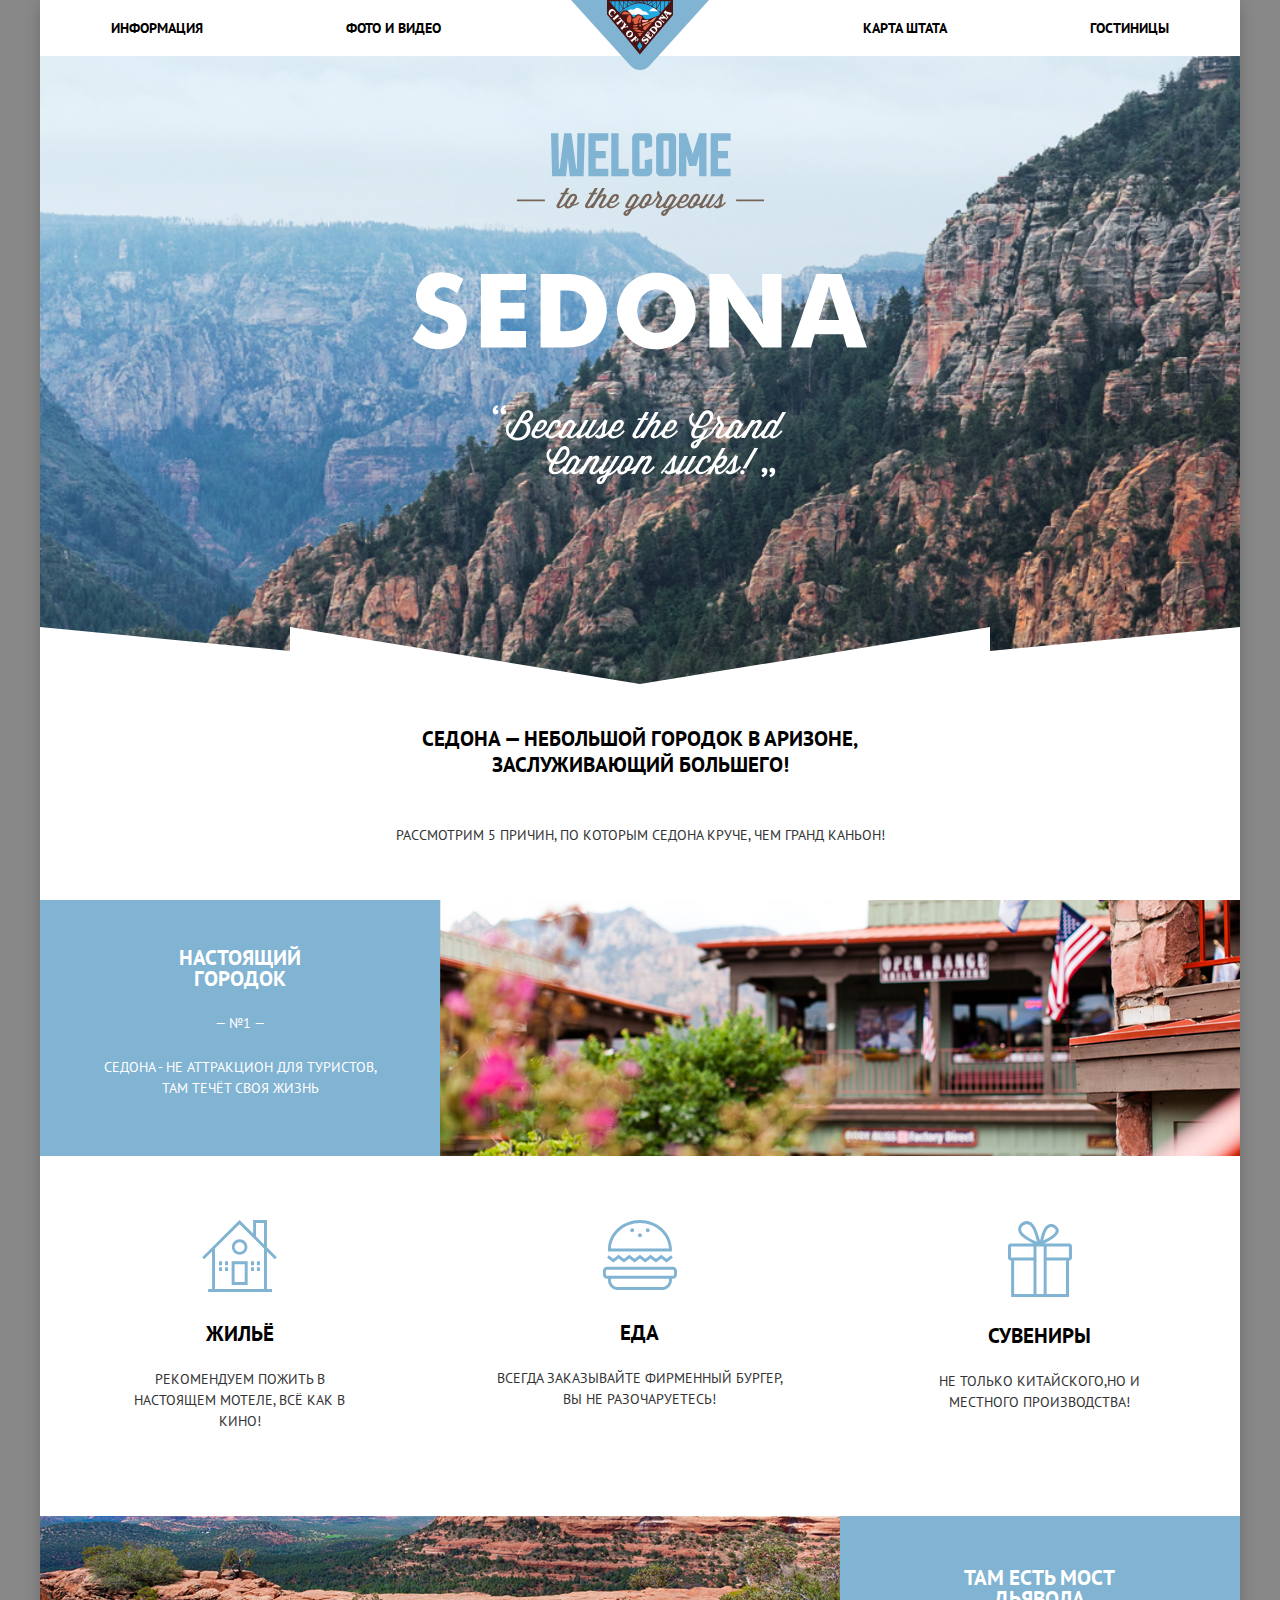
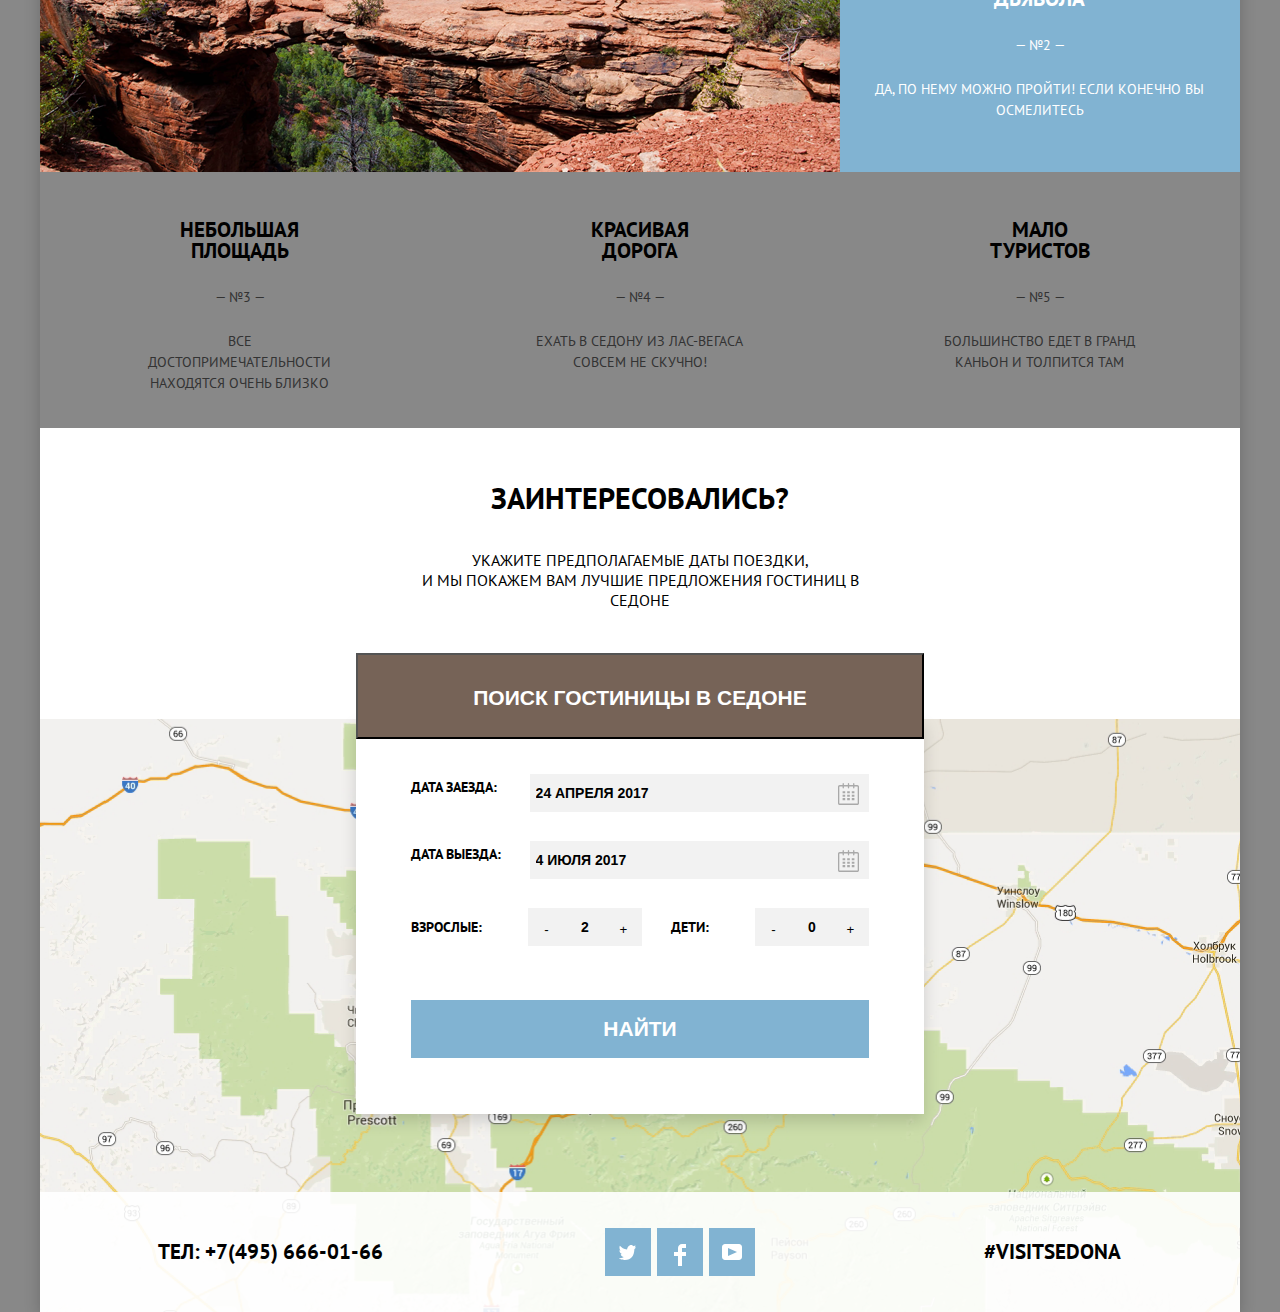
<file: index.html>
<!DOCTYPE html>
<html lang="en">
<head>
    <meta charset="UTF-8">
    <meta name="viewport" content="width=device-width, initial-scale=1.0">
    <title> Title</title>
    <link href="https://fonts.googleapis.com/css2?family=PT+Sans:wght@400;700&display=swap" rel="stylesheet">
    <link rel="stylesheet" href="css/style.css">
    <link rel="stylesheet" href="css/media.css">
</head>
<body>
<div class="container">
    <header>
        <nav class="header-nav">

            <ul class="header-nav-ul">
                <li class="header-nav-li"><a href="" class="header-link">Информация</a></li>
                <li class="header-nav-li"><a href="" class="header-link">Фото и видео</a></li>
                <li class="emty-li"></li>
                <li class="header-nav-li"><a href="" class="header-link">Карта штата</a></li>
                <li class="header-nav-li"><a href="hotels.html" class="header-link">Гостиницы</a></li>

            </ul>
            <img class="header-logo" src="img/logo.svg" alt="logo">

        </nav>
        <div>
            <img class="header-menu" src="img/burger.jpeg" alt="">
        </div>
    </header>
    <div class="hero-bg">
        <img class="hero-welcom" src="img/welcom.svg" alt="welcom">
        <img class="hero-to-the" src="img/to%20the.svg" alt="to the">
        <img class="hero-sedana" src="img/sedona.svg" alt="sedona">
        <img class="hero-border" src="img/bottom.svg" alt="">
    </div>
    <div class="hero-text">
        <div class="hero-title">Седона — небольшой городок в Аризоне, заслуживающий большего!</div>
        <div class="hero-title-text">Рассмотрим 5 причин, по которым Седона круче, чем гранд каньон!</div>
    </div>
    <div class="row">
        <div class="col-4">
            <div class="blue-bg">
                <div class="blue-title">Настоящий городок</div>
                <div class="blue-number">— №1 —</div>
                <div class="blue-text">Седона - не аттракцион для туристов, там
                    течёт своя жизнь
                </div>
            </div>
        </div>
        <div class="col-66">
            <div class="blue-bg-2"></div>
        </div>
        <div class="col-4">
            <div class="house-blog">
                <div class="house-bg"></div>
                <div class="house-title">Жильё</div>
                <div class="house-text">Рекомендуем пожить в настоящем мотеле, всё как в кино!</div>
            </div>
        </div>
        <div class="col-4">
            <div class="house-blog">
                <div class="house-bg-2"></div>
                <div class="house-title-2">Еда</div>
                <div class="house-text-2">Всегда заказывайте фирменный бургер, вы не разочаруетесь!</div>
            </div>
        </div>
        <div class="col-4">
            <div class="house-blog">
                <div class="house-bg-3"></div>
                <div class="house-title-3">Сувениры</div>
                <div class="house-text-3">Не только китайского,но и местного производства!</div>
            </div>
        </div>
        <div class="col-66">
            <div class="bridge-bg"></div>
        </div>
        <div class="col-4">
            <div class="bridge-blog">
                <div class="bridge-title">Там есть Мост дьявола</div>
                <div class="bridge-number">— №2 —</div>
                <div class="bridge-tetx">Да, по нему можно пройти! Если конечно
                    вы осмелитесь
                </div>
            </div>
        </div>
        <div class="col-4">
            <div class="small-bg">
                <div class="small-blog">
                    <div class="small-title">небольшая площадь</div>
                    <div class="small-number">— №3 —</div>
                    <div class="small-text">все достопримечательности находятся очень близко</div>
                </div>
            </div>
        </div>
        <div class="col-4">
            <div class="small-bg">
                <div class="small-blog">
                    <div class="small-title">красивая дорога</div>
                    <div class="small-number">— №4 —</div>
                    <div class="small-text">ехать в седону из лас-вегаса совсем не скучно!</div>
                </div>
            </div>
        </div>
        <div class="col-4">
            <div class="small-bg">
                <div class="small-blog">
                    <div class="small-title">мало туристов</div>
                    <div class="small-number">— №5 —</div>
                    <div class="small-text">большинство едет в гранд каньон и толпится там</div>
                </div>
            </div>
        </div>
    </div>
    <div class="interestedin">
        <div class="interestedin-title">Заинтересовались?</div>
        <div class="interestedin-text">Укажите предполагаемые даты поездки, <br>и мы покажем вам лучшие предложения
            гостиниц в седоне
        </div>
        <button type="button" class="interestedin-border">ПОИСК ГОСТИНИЦЫ В седоне</button>
    </div>
    <div class="gis-bg">
        <form>
            <div class="gis-border">
                <div class="gis-date-1">
                    <label class="gis-label" for="arrival">Дата заезда:</label>
                    <input CLASS="gis-arrival" readonly type="text" id="arrival" value="24 апреля 2017">
                </div>
                <div class="gis-date-1">
                    <label class="gis-label" for="departure">Дата выезда:</label>
                    <input CLASS="gis-input" readonly type="text" id="departure" value="4 июля 2017">
                </div>
                <div class="piple-box">
                    <div class="piple-label-1">
                        <label class="piple-adults" for="adults"> Взрослые:</label>
                        <div class="piple-input">
                            <button type="button" class="piple-button">-</button>
                            <input class="gis-adults" type="text"  value="2" id="adults">
                            <button type="button" class="piple-button">+</button>
                        </div>
                    </div>
                    <div class="piple-label-1">
                        <label class="piple-adults" for="children">Дети:</label>
                        <div class="piple-input">
                            <button type="button" class="piple-button">-</button>
                            <input class="gis-adults" value="0" type="text" id="children">
                            <button type="button" class="piple-button">+</button>
                        </div>
                    </div>
                </div>
                <button class="piple-box-button" type="button">Найти</button>
            </div>
        </form>
        <footer>
            <div class="footer-tel">
                ТЕЛ: +7(495) 666-01-66
            </div>
            <div class="footer-social">
                <div class="socila-border">
                    <a href="#"><img class="twitter-logo" src="img/twitter.svg" alt="twitter"></a>
                </div>
                <div class="socila-border">
                    <a href="#"><img class="facbook-logo" src="img/facbook.svg" alt="facbook"></a>
                </div>
                <div class="socila-border">
                    <a href="#"><img class="youtube-logo" src="img/youtube.svg" alt="youtube"></a>
                </div>
            </div>
            <div class="footer-logo">
                #visitSEDONA
            </div>
        </footer>

    </div>
</div>
</body>
</html>
</file>
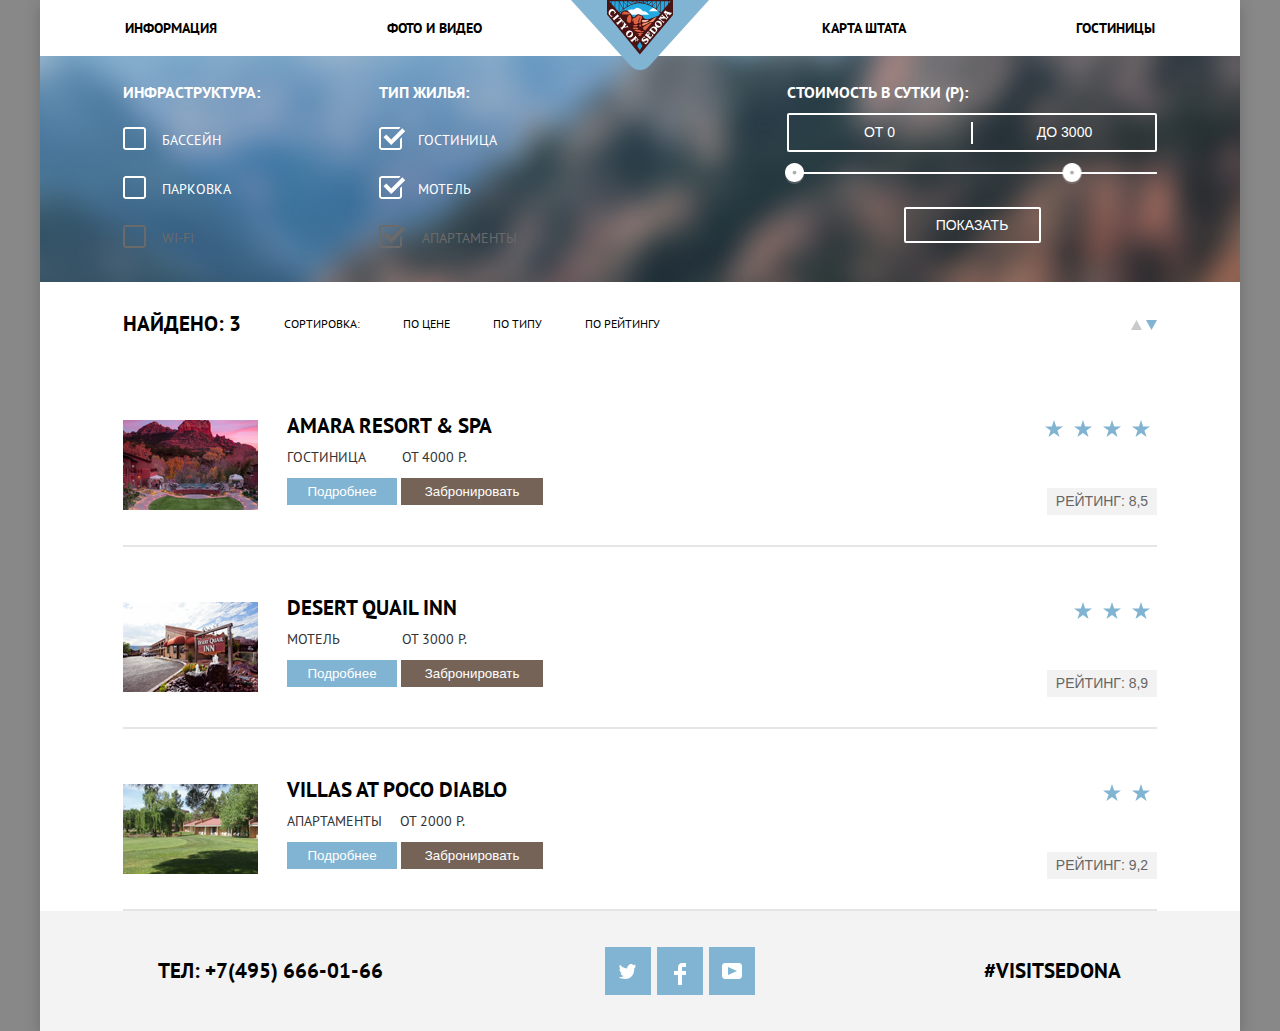
<file: hotels.html>
<!DOCTYPE html>
<html lang="en">
<head>
    <meta charset="UTF-8">
    <title>Title-2</title>
    <meta name="viewport" content="width=device-width, initial-scale=1.0">
    <link href="https://fonts.googleapis.com/css2?family=PT+Sans:wght@400;700&display=swap" rel="stylesheet">
    <link rel="stylesheet" href="libs/nouislider/nouislider.min.css">
    <link rel="stylesheet" href="css/style.css">
    <link rel="stylesheet" href="css/media.css">
</head>
<body>
<div class="container">
    <header>
        <nav class="header-nav">
            <ul class="header-nav-ul">
                <li class="header-ul-li"><a href="index.html" class="header-link header-link-text">Информация</a></li>
                <li class="header-ul-li"><a href="#" class="header-link">Фото и видео</a></li>
                <li class="header-ul-li"></li>
                <li class="header-ul-li"><a href="#" class="header-link">Карта штата</a></li>
                <li class="header-ul-li"><a href="#" class="header-link">Гостиницы</a></li>
            </ul>
            <div>
                <img class="header-logo" src="img/logo.svg" alt="logo">
            </div>
        </nav>
        <div>
            <img class="header-menu" src="img/burger.jpeg" alt="">
        </div>
    </header>
    <div class="search-params">
        <div class="row price-row">
            <div class="searchs">
                <div class="search-params-col">
                    <div class="search-params-title">Инфраструктура:</div>
                    <label class="params-label">
                        <input class="input-checkbox" type="checkbox">
                        <span class="params-span">Бассейн</span>
                    </label>
                    <label class="params-label">
                        <input  class="input-checkbox" type="checkbox">
                        <span class="params-span">Парковка</span>
                    </label>
                    <label class="params-label">
                        <input disabled class="input-checkbox" type="checkbox">
                        <span class="params-span">Wi-Fi</span>
                    </label>
                </div>
                <div class="search-params-col-1">
                    <div class="search-params-title">Тип жилья:</div>
                    <label class="params-label">
                        <input checked class="input-checkbox" type="checkbox">
                        <span class="params-span">Гостиница</span>
                    </label>
                    <label class="params-label">
                        <input checked class="input-checkbox" type="checkbox">
                        <span class="params-span">Мотель</span>
                    </label>
                    <label class="params-label">
                        <input disabled checked class="input-checkbox" type="checkbox">
                        <span class="params-span ">Апартаменты</span>
                    </label>
                </div>
            </div>
            <div class="price">
                <div class="price-title">Стоимость в сутки (Р):</div>
                <div class="price-input">
                    <label>
                        <input class="price-input-1" type="text" value="ОТ 0">
                    </label>
                    <label>
                        <input class="price-input-1" readonly type="text" value="ДО 3000">
                    </label>
                </div>
                <div id="slider"></div>

                <div class="price-but">
                    <button class="price-button" type="button">Показать</button>
                </div>

            </div>
        </div>
    </div>
    <div class="found">
        <div class="found-title">
            <div class="found-title-text">Найдено: 3</div>
            <div class="found-text">
                <div class="found-text-1">Сортировка:</div>
                <div class="found-text-1 found-text-01">По цене</div>
                <div class="found-text-1">По типу</div>
                <div class="found-text-1 found-text-02">По рейтингу</div>
            </div>
        </div>
        <div class="found-img">
            <img class="found-img-1" src="img/found.svg" alt="found">
            <img class="found-img-2" src="img/found-2.svg" alt="found-2">
        </div>
    </div>
    <div class="amara-resort">
        <div class="row amara-resort-row">
            <div class="amara-resort-blog">
                <div class="amara-resort-col">
                    <div class="amara-resort-photo">
                        <img src="img/Layer%2021.svg" alt="photo">
                    </div>
                </div>
                <div class="amara-resort-col">
                    <div class="amara-resort-title">
                        <div class="amara-resort-title-text amara-1">Amara Resort & Spa</div>
                        <span class="amara-resort-title-house">Гостиница</span>
                        <span class="amara-resort-title-price">От 4000 Р.</span>
                        <div class="amara-resort-title-button">
                            <button class="amara-resort-title-button-01 amara-button-1" type="button">Подробнее</button>
                            <button class="amara-resort-title-button-02" type="button">Забронировать</button>
                        </div>
                    </div>
                </div>
            </div>
            <div class="amara-resort-zvezda">
                <img class="amara-resort-zvezda-one" src="img/zvezda.svg" alt="photo">
                <img class="amara-resort-zvezda-one" src="img/zvezda.svg" alt="photo">
                <img class="amara-resort-zvezda-one" src="img/zvezda.svg" alt="photo">
                <img class="amara-resort-zvezda-one" src="img/zvezda.svg" alt="photo">
                <div class="amara-resort-zvezda-button">
                    <button class="amara-resort-zvezda-button-4" type="button">Рейтинг: 8,5</button>
                </div>
            </div>
        </div>
        <div class="row amara-resort-row">
            <div class="amara-resort-blog">
                <div class="amara-resort-col">
                    <div class="amara-resort-photo">
                        <img src="img/Layer-2.svg" alt="photo">
                    </div>
                </div>
                <div class="amara-resort-col">
                    <div class="amara-resort-title">
                        <div class="amara-resort-title-text">Desert Quail Inn</div>
                        <span class="amara-resort-title-house">Мотель</span>
                        <span class="amara-resort-title-price-1">От 3000 Р.</span>
                        <div class="amara-resort-title-button">
                            <button class="amara-resort-title-button-01" type="button">Подробнее</button>
                            <button class="amara-resort-title-button-02" type="button">Забронировать</button>
                        </div>
                    </div>
                </div>
            </div>
            <div class="amara-resort-zvezda-1">
                <img class="amara-resort-zvezda-one" src="img/zvezda.svg" alt="photo">
                <img class="amara-resort-zvezda-one" src="img/zvezda.svg" alt="photo">
                <img class="amara-resort-zvezda-one" src="img/zvezda.svg" alt="photo">
                <div class="amara-resort-zvezda-button">
                </div>
                <button class="amara-resort-zvezda-button-4" type="button">Рейтинг: 8,9</button>
            </div>
        </div>
        <div class="row amara-resort-row">
            <div class="amara-resort-blog">
                <div class="amara-resort-col">
                    <div class="amara-resort-photo">
                        <img src="img/Layer-3.svg" alt="photo">
                    </div>
                </div>
                <div class="amara-resort-col">
                    <div class="amara-resort-title">
                        <div class="amara-resort-title-text">Villas at Poco Diablo</div>
                        <span class="amara-resort-title-house">Апартаменты</span>
                        <span class="amara-resort-title-price-2">От 2000 Р.</span>
                        <div class="amara-resort-title-button">
                            <button class="amara-resort-title-button-01" type="button">Подробнее</button>
                            <button class="amara-resort-title-button-02" type="button">Забронировать</button>
                        </div>
                    </div>
                </div>

            </div>
            <div class="amara-resort-zvezda">
                <img class="amara-resort-zvezda-one" src="img/zvezda.svg" alt="photo">
                <img class="amara-resort-zvezda-one" src="img/zvezda.svg" alt="photo">
                <div class="amara-resort-zvezda-button">
                    <button class="amara-resort-zvezda-button-4" type="button">Рейтинг: 9,2</button>
                </div>
            </div>
        </div>
    </div>
    <footer>
        <div class="footer-tel">
            ТЕЛ: +7(495) 666-01-66
        </div>
        <div class="footer-social">
            <div class="socila-border">
                <a href="#"><img class="twitter-logo" src="img/twitter.svg" alt="twitter"></a>
            </div>
            <div class="socila-border">
                <a href="#"><img class="facbook-logo" src="img/facbook.svg" alt="facbook"></a>
            </div>
            <div class="socila-border">
                <a href="#"><img class="youtube-logo" src="img/youtube.svg" alt="youtube"></a>
            </div>
        </div>
        <div class="footer-logo">
            #visitSEDONA
        </div>
    </footer>
</div>
<script src="libs/nouislider/nouislider.min.js"></script>
<script src="js/script.js"></script>
</body>
</html>
</file>
<file: css/style.css>
* {
  margin: 0;
  padding: 0;
  box-sizing: border-box;
}

body {
  background: #888888;
  font-family: "PT Sans", sans-serif;
}

.container {
  max-width: 1200px;
  margin: 0 auto;
  box-shadow: 0 5px 15px rgba(0, 1, 1, 0.2);
}

.row {
  display: flex;
  flex-wrap: wrap;
}

.col-4 {
  width: 33.333%;
}

.col-66 {
  width: 66.666%;
}

header {
  position: sticky;
  top: 0;
  z-index: 10;
  background: #FFFFFF;
}

.header-nav {
  position: relative;
}
.header-menu {
  position: absolute;
  top: 0;
  right: 0;
  bottom: 0;
  display: none;
  width: 30px;
  height: 30px;
}
.header-logo {
  position: absolute;
  top: 0;
  left: 0;
  right: 0;
  margin: 0 auto;
}
.header-nav-ul {
  padding: 15px 0;
  display: flex;
  justify-content: space-around;
  list-style: none;
}
.header-link {
  text-decoration: none;
  font-size: 14px;
  line-height: 26px;
  font-weight: bold;
  text-align: center;
  text-transform: uppercase;
  color: #000000;
}
.header-link-text:hover {
  color: #81B3D2;
}
.header-link-text:active {
  color: #000000;
  opacity: 30%;
}

.emty-li {
  width: 138px;
}

.hero-bg {
  position: relative;
  background: url("../img/background photo.png") center/cover;
  display: flex;
  flex-direction: column;
  align-items: center;
  min-height: 509px;
  height: calc(100vh - 56px - 216px);
  padding: 77px 0 80px;
}
.hero-welcom {
  height: 44px;
  width: 187px;
  margin-bottom: 11px;
}
.hero-to-the {
  height: 28px;
  width: 255px;
  margin-bottom: 56px;
}
.hero-sedana {
  height: 213px;
  width: 456px;
}
.hero-border {
  width: 100%;
  position: absolute;
  bottom: 0;
  right: 0;
  margin: 0 auto;
}
.hero-text {
  display: flex;
  flex-direction: column;
  align-items: center;
  background: #FFFFFF;
  padding: 42px 0 52px;
}
.hero-title {
  height: 80px;
  max-width: 470px;
  font-weight: bold;
  font-size: 21px;
  line-height: 26px;
  text-align: center;
  text-transform: uppercase;
  color: #000000;
  margin-bottom: 16px;
}
.hero-title-text {
  max-width: 519px;
  font-size: 14px;
  line-height: 26px;
  text-align: center;
  text-transform: uppercase;
  color: #333333;
}

.blue-bg {
  height: 256px;
  width: 400px;
  background: #81B3D2;
  padding: 47px 0 54px;
}
.blue-title {
  height: 43px;
  width: 122px;
  font-weight: bold;
  font-size: 21px;
  line-height: 21px;
  text-align: center;
  text-transform: uppercase;
  color: #FFFFFF;
  margin: 0 auto 23px;
}
.blue-number {
  width: 51px;
  height: 21px;
  font-size: 14px;
  line-height: 21px;
  text-align: center;
  text-transform: uppercase;
  color: #FFFFFF;
  margin: 0 auto 23px;
}
.blue-text {
  width: 297px;
  height: 43px;
  font-size: 14px;
  line-height: 21px;
  text-align: center;
  text-transform: uppercase;
  color: #FFFFFF;
  margin: 0 auto;
}
.blue-bg-2 {
  background: url("../img/usa-flag.png") center/cover;
  width: 100%;
  height: 256px;
}

.house-blog {
  padding: 64px 0 82px;
  background: #FFFFFF;
  min-height: 360px;
}
.house-bg {
  background: url("../img/icon-1.svg") center/cover;
  width: 75px;
  height: 72px;
  margin: 0 auto 31px;
}
.house-bg-2 {
  background: url("../img/icon-3.svg") center/cover;
  height: 70px;
  width: 75px;
  margin: 0 auto 32px;
}
.house-bg-3 {
  background: url("../img/icon-2.svg") center/cover;
  height: 77px;
  width: 64px;
  margin: 0 auto 28px;
}
.house-title {
  width: 68px;
  height: 21px;
  font-weight: bold;
  font-size: 21px;
  line-height: 21px;
  text-align: center;
  text-transform: uppercase;
  color: #000000;
  margin: 0 auto 25px;
}
.house-title-2 {
  width: 39px;
  height: 21px;
  font-weight: bold;
  font-size: 21px;
  line-height: 21px;
  text-align: center;
  text-transform: uppercase;
  color: #000000;
  margin: 0 auto 25px;
}
.house-title-3 {
  width: 103px;
  height: 21px;
  font-weight: bold;
  font-size: 21px;
  line-height: 21px;
  text-align: center;
  text-transform: uppercase;
  color: #000000;
  margin: 0 auto 25px;
}
.house-text {
  width: 254px;
  height: 42px;
  font-size: 14px;
  line-height: 21px;
  text-align: center;
  text-transform: uppercase;
  color: #333333;
  margin: 0 auto;
}
.house-text-2 {
  width: 297px;
  height: 42px;
  font-size: 14px;
  line-height: 21px;
  text-align: center;
  text-transform: uppercase;
  color: #333333;
  margin: 0 auto;
}
.house-text-3 {
  width: 269px;
  height: 43px;
  font-size: 14px;
  line-height: 21px;
  text-align: center;
  text-transform: uppercase;
  color: #333333;
  margin: 0 auto;
}

.bridge-bg {
  background: url("../img/mountains.png") center/cover;
  width: 100%;
  height: 256px;
}
.bridge-blog {
  background: #81B3D2;
  padding: 51px 0 51px;
  width: 100%;
  height: 256px;
}
.bridge-title {
  width: 151px;
  height: 43px;
  font-weight: bold;
  font-size: 21px;
  line-height: 21px;
  text-align: center;
  text-transform: uppercase;
  color: #FFFFFF;
  margin: 0 auto 25px;
}
.bridge-number {
  width: 51px;
  height: 21px;
  font-size: 14px;
  line-height: 21px;
  text-align: center;
  text-transform: uppercase;
  color: #FFFFFF;
  margin: 0 auto 23px;
}
.bridge-tetx {
  width: 100%;
  height: 43px;
  font-size: 14px;
  line-height: 21px;
  text-align: center;
  text-transform: uppercase;
  margin: 0 auto;
  color: #FFFFFF;
}

.small-bg {
  height: 256px;
  padding: 47px 54px;
}
.small-title {
  width: 119px;
  height: 43px;
  font-weight: bold;
  font-size: 21px;
  line-height: 21px;
  text-align: center;
  text-transform: uppercase;
  margin: 0 auto 25px;
  color: #000000;
}
.small-number {
  width: 51px;
  height: 21px;
  font-size: 14px;
  line-height: 21px;
  text-align: center;
  text-transform: uppercase;
  margin: 0 auto 23px;
  color: #333333;
}
.small-text {
  width: 210px;
  height: 43px;
  font-size: 14px;
  line-height: 21px;
  text-align: center;
  text-transform: uppercase;
  margin: 0 auto;
  color: #333333;
}

.interestedin {
  display: flex;
  flex-direction: column;
  align-items: center;
  background: #FFFFFF;
  height: 291px;
  padding: 58px 0;
}
.interestedin-title {
  width: 390px;
  height: 76px;
  font-style: normal;
  font-weight: bold;
  font-size: 30px;
  line-height: 24px;
  text-align: center;
  text-transform: uppercase;
  color: #000000;
  margin-bottom: 40px;
}
.interestedin-text {
  width: 500px;
  height: 76px;
  font-style: normal;
  text-align: center;
  text-transform: uppercase;
  color: #000000;
  margin-bottom: 43px;
}
.interestedin-border {
  background: #766357;
  width: 568px;
  height: 86px;
  text-align: center;
  padding: 30px 0 30px;
  font-weight: bold;
  font-size: 21px;
  line-height: 26px;
  text-transform: uppercase;
  color: #FFFFFF;
}

.gis-bg {
  background: url("../img/gis.png") center/cover;
  height: 100%;
  width: 100%;
}
.gis-border {
  width: 568px;
  height: 395px;
  background: #FFFFFF;
  box-shadow: 0 7px 15px rgba(0, 1, 1, 0.15);
  margin: 0 auto 78px;
  padding: 55px 55px;
}
.gis-label {
  width: 121px;
  height: 26px;
  font-style: normal;
  font-weight: bold;
  font-size: 14px;
  line-height: 26px;
  text-transform: uppercase;
  color: #000000;
}
.gis-date-1 {
  display: flex;
  width: 100%;
  margin-bottom: 29px;
}
.gis-input {
  background: #F2F2F2 url("../img/calendar.svg") right 10px center no-repeat;
  flex-grow: 1;
  width: 346px;
  height: 38px;
  border: none;
  font-weight: bold;
  font-size: 14px;
  line-height: 26px;
  align-items: center;
  text-transform: uppercase;
  color: #000000;
  padding: 10px 6px;
}
.gis-arrival {
  background: #F2F2F2 url("../img/calendar.svg") right 10px center no-repeat;
  flex-grow: 1;
  width: 346px;
  height: 38px;
  border: none;
  font-weight: bold;
  font-size: 14px;
  line-height: 26px;
  text-transform: uppercase;
  color: #000000;
  padding: 10px 6px;
}
.gis-adults {
  display: flex;
  width: 36px;
  height: 26px;
  background: none;
  border: none;
  font-weight: bold;
  font-size: 14px;
  line-height: 26px;
  text-align: center;
  text-transform: uppercase;
  color: black;
}

.piple-box {
  display: flex;
  justify-content: space-between;
  width: 100%;
}
.piple-label-1 {
  display: flex;
  align-items: center;
}
.piple-input {
  display: flex;
  justify-content: space-between;
  align-items: center;
  width: 114px;
  height: 38px;
  background: #F2F2F2;
  padding: 6px 13px;
}
.piple-adults {
  display: inline-block;
  margin-right: 46px;
  height: 26px;
  font-style: normal;
  font-weight: bold;
  font-size: 14px;
  line-height: 26px;
  text-transform: uppercase;
  color: #000000;
}
.piple-button {
  width: 11px;
  height: 11px;
  border: none;
  background: none;
}
.piple-box-button {
  width: 458px;
  height: 58px;
  background: #81B3D2;
  text-align: center;
  padding: 16px 0;
  font-weight: bold;
  font-size: 21px;
  line-height: 26px;
  text-transform: uppercase;
  color: #FFFFFF;
  border: none;
  margin-top: 54px;
}

footer {
  display: flex;
  justify-content: space-around;
  align-items: center;
  height: 120px;
  background: rgba(255, 255, 255, 0.9);
}

.footer-tel {
  height: 26px;
  width: 251px;
  font-weight: bold;
  font-size: 21px;
  line-height: 26px;
  text-align: center;
  text-transform: uppercase;
  color: #000000;
}
.footer-logo {
  height: 26px;
  width: 166px;
  font-weight: bold;
  font-size: 21px;
  line-height: 26px;
  text-align: center;
  text-transform: uppercase;
  color: #000000;
}
.footer-social {
  display: flex;
}

.socila-border {
  height: 48px;
  width: 46px;
  background: #81B3D2;
  text-align: center;
  padding: 16px 0;
  margin-right: 6px;
}

/*hotels.html*/
.searchs {
  display: flex;
}

.search-params {
  background: url("../img/background-params.png") center/cover;
  padding: 26px 83px 31px;
}
.search-params-col {
  display: flex;
  flex-direction: column;
  margin-right: 119px;
}
.search-params-col-1 {
  display: flex;
  flex-direction: column;
}
.search-params-title {
  font-weight: bold;
  font-size: 16px;
  line-height: 21px;
  text-transform: uppercase;
  color: #FFFFFF;
  margin-bottom: 24px;
}

.params-label:last-child {
  margin-bottom: 0;
}
.params-span {
  font-size: 14px;
  line-height: 21px;
  text-transform: uppercase;
  color: #FFFFFF;
}
.params-label {
  user-select: none;
  cursor: pointer;
  display: flex;
  align-items: center;
  margin-bottom: 23px;
}

.input-checkbox {
  cursor: pointer;
  appearance: none;
}
.input-checkbox::before {
  content: url("../img/checkbox-off.svg");
  margin-right: 16px;
}
.input-checkbox:checked::before {
  content: url("../img/checkbox-on.svg");
  margin-right: 12px;
}
.input-checkbox:disabled::before {
  content: url("../img/checkbox-off-dis.svg");
  margin-right: 16px;
}
.input-checkbox:disabled:checked::before {
  content: url("../img/checkbox-on-dis.svg");
  margin-right: 16px;
}
.input-checkbox[disabled] + span {
  color: #6A6A6A;
}

.price-title {
  font-weight: bold;
  font-size: 16px;
  line-height: 21px;
  text-transform: uppercase;
  color: #FFFFFF;
  margin-bottom: 10px;
}
.price-row {
  justify-content: space-between;
}
.price-input {
  border: 2px solid #FFFFFF;
  border-radius: 2px;
  position: relative;
  margin-bottom: 20px;
}
.price-input::before {
  content: "";
  position: absolute;
  width: 2px;
  height: 22px;
  left: 0;
  right: 0;
  top: 7px;
  margin: 0 auto;
  background: #FFFFFF;
}
.price-input-1 {
  background: none;
  border: none;
  font-size: 14px;
  line-height: 21px;
  text-align: center;
  text-transform: uppercase;
  color: #FFFFFF;
  padding: 7px 0;
}
.price-input-1:focus {
  outline: none;
}
.price-button {
  width: 137px;
  height: 36px;
  border: 2px solid white;
  border-radius: 2px;
  background: none;
  font-size: 14px;
  line-height: 21px;
  text-transform: uppercase;
  color: #FFFFFF;
}
.price-but {
  display: flex;
  justify-content: center;
}

#slider {
  margin-bottom: 33px;
}

#slider:last-child {
  margin-bottom: 0;
}

.noUi-target {
  height: 2px;
  background: white;
  border: none;
}
.noUi-base {
  background: rgba(255, 255, 255, 0.3);
  mix-blend-mode: normal;
}
.noUi-connect {
  background: white;
}
.noUi-handle::before {
  display: none;
}
.noUi-handle::after {
  display: none;
}
.noUi-horizontal .noUi-handle {
  background: url("../img/filter-button.svg") no-repeat;
  box-shadow: none;
  border: none;
  width: 19px;
  height: 21px;
  top: -9px;
}

.found {
  background: #FFFFFF;
  padding: 29px 83px 36px;
  display: flex;
  justify-content: space-between;
  align-items: center;
}
.found-title {
  display: flex;
  align-items: center;
}
.found-title-text {
  margin-right: 43px;
  font-weight: bold;
  font-size: 21px;
  line-height: 26px;
  text-transform: uppercase;
  color: #000000;
}
.found-text {
  display: flex;
}
.found-text-1 {
  margin-right: 43px;
  font-style: normal;
  font-weight: normal;
  font-size: 12px;
  line-height: 18px;
  text-transform: uppercase;
  color: #000000;
}
.found-text-1:last-child {
  margin-right: 0;
}
.found-text-01:active {
  color: #81B3D2;
}
.found-text-02:hover {
  color: #81B3D2;
}

.noUi-touch-area:hover {
  padding: 20px;
  color: black;
}

.amara-resort-zvezda-1 {
  text-align: right;
}
.amara-resort {
  padding: 23px 83px 0;
  background: #FFFFFF;
}
.amara-resort-row {
  cursor: pointer;
  justify-content: space-between;
  margin-bottom: 31px;
  padding: 24px 0 30px;
  border-bottom: 2px solid #E5E5E5;
}
.amara-resort-row:last-child {
  margin-bottom: 0;
}
.amara-resort-col {
  margin-right: 29px;
}
.amara-resort-blog {
  display: flex;
}
.amara-resort-title-text {
  width: 240px;
  height: 26px;
  font-style: normal;
  font-weight: bold;
  font-size: 21px;
  line-height: 26px;
  text-transform: uppercase;
  color: #000000;
  margin-bottom: 7px;
  margin-top: -7px;
}
.amara-resort-title-house {
  font-style: normal;
  font-weight: normal;
  font-size: 14px;
  line-height: 21px;
  text-transform: uppercase;
  color: #333333;
  margin-right: 32px;
}
.amara-resort-title-price {
  font-style: normal;
  font-weight: normal;
  font-size: 14px;
  line-height: 21px;
  text-transform: uppercase;
  color: #333333;
}
.amara-resort-title-price-1 {
  font-style: normal;
  font-weight: normal;
  font-size: 14px;
  line-height: 21px;
  text-transform: uppercase;
  color: #333333;
  margin-left: 26px;
}
.amara-resort-title-price-2 {
  font-style: normal;
  font-weight: normal;
  font-size: 14px;
  line-height: 21px;
  text-transform: uppercase;
  color: #333333;
  margin-left: -18px;
}
.amara-resort-title-button {
  margin-top: 10px;
}
.amara-resort-title-button-01 {
  width: 110px;
  height: 27px;
  background: #81B3D2;
  border: none;
  color: #FFFFFF;
}
.amara-resort-title-button-02 {
  width: 142px;
  height: 27px;
  background: #766357;
  color: #FFFFFF;
  border: none;
}
.amara-resort .amara-resort-zvezda {
  text-align: right;
}
.amara-resort .amara-resort-zvezda-button {
  margin-top: 47px;
}
.amara-resort .amara-resort-zvezda-button-4 {
  width: 110px;
  height: 27px;
  background: #F2F2F2;
  font-size: 14px;
  line-height: 21px;
  text-transform: uppercase;
  color: #666666;
  border: none;
}
.amara-resort .amara-resort-zvezda-one {
  margin-right: 6px;
}

.amara-1:hover {
  color: #81B3D2;
  cursor: pointer;
}

.amara-1:active {
  cursor: pointer;
  color: #000000;
  mix-blend-mode: normal;
  opacity: 0.3;
}

.amara-resort-title-button-01:hover {
  cursor: pointer;
  background: #669EC0;
}

.amara-resort-title-button-01:active {
  background: #5496BD;
}

.amara-resort-title-button-02:hover {
  cursor: pointer;
  background: #604E43;
}

.amara-resort-title-button-02:active {
  background: #503E33;
}

.piple-box-button:hover {
  background: #669EC0;
  cursor: pointer;
}

.piple-box-button:active {
  background: #5496BD;
}

.interestedin-border:hover {
  background: #604E43;
  cursor: pointer;
}

.interestedin-border:active {
  background: #503E33;
}

.socila-border:hover {
  background: #669EC0;
  cursor: pointer;
}

.socila-border:active {
  background: #5496BD;
}

#value:hover {
  cursor: pointer;
  background: #EBEBEB;
}

.gis-arrival:focus {
  cursor: pointer;
  background: #FFFFFF;
  border: 2px solid #E5E5E5;
  box-sizing: border-box;
}

/*# sourceMappingURL=style.css.map */
</file>
<file: css/media.css>
@media (max-width: 1200px) {
  /*    max-width-993*/
  .container {
    max-width: 1000px;
  }

  .hero-bg {
    padding: 50px 0 80px;
  }

  .hero-text {
    padding: 70px 0 20px;
  }

  .blue-bg {
    height: 254px;
    width: 100%;
    background: #81B3D2;
    padding: 47px 20px 54px;
  }

  .hero-title {
    height: 60px;
  }

  .gis-border {
    width: 568px;
    height: 415px;
    margin: 0 auto 78px;
    padding: 40px 40px;
  }

  .gis-bg {
    height: 20%;
    width: 100%;
  }

  .piple-box-button {
    width: 100%;
    height: 58px;
    margin-top: 54px;
  }
}
@media (max-width: 992px) {
  .container {
    max-width: 880px;
  }

  .header-nav-ul {
    display: none;
  }

  .hero-bg {
    padding: 104px 0 80px;
  }

  .header-menu {
    display: block;
    margin: 10px;
  }

  .house-text-3 {
    width: 100%;
    font-size: 11px;
  }

  .house-text-2 {
    width: 254px;
    font-size: 11px;
  }

  .house-text {
    width: 254px;
    font-size: 11px;
  }

  .small-text {
    width: 148px;
    height: 48px;
    font-size: 9px;
  }
}
@media (max-width: 768px) {
  .col-4 {
    width: 100%;
  }

  .col-66 {
    width: 100%;
  }

  .container {
    max-width: 650px;
  }

  footer {
    display: flex;
    flex-direction: column;
    align-items: center;
    height: 140px;
    background: rgba(255, 255, 255, 0.9);
    padding: 36px 0;
  }

  .bridge-tetx {
    width: 50%;
    height: 43px;
    font-size: 14px;
    line-height: 21px;
    text-align: center;
    text-transform: uppercase;
    margin: 0 auto;
    color: #FFFFFF;
  }
}
@media (max-width: 576px) {
  .container {
    max-width: 500px;
  }

  .interestedin-border {
    background: #766357;
    width: 484px;
    height: 86px;
    text-align: center;
    padding: 30px 0 30px;
    font-weight: bold;
    font-size: 21px;
    line-height: 26px;
    text-transform: uppercase;
    color: #FFFFFF;
  }

  .gis-border {
    width: 482px;
    height: 415px;
    margin: 0 auto 78px;
    padding: 40px 40px;
  }

  .piple-box {
    display: flex;
    justify-content: space-around;
    width: 100%;
  }

  .piple-label-1 {
    display: flex;
    flex-direction: column;
    align-items: center;
    margin-bottom: 10px;
  }

  .piple-adults {
    margin-left: 48px;
  }

  .interestedin-text {
    width: 100%;
  }

  .footer-tel {
    margin-bottom: 10px;
  }

  .footer-social {
    margin-bottom: 10px;
  }
}
@media (max-width: 480px) {
  .gis-border {
    width: 100%;
  }

  .interestedin-border {
    width: 100%;
  }

  .hero-sedana {
    width: 40%;
    height: 170px;
  }

  .interestedin-title {
    width: 100%;
  }

  .hero-bg {
    min-height: 356px;
  }

  .hero-title-text {
    font-size: 8px;
    height: 10px;
    line-height: 11px;
  }

  .hero-title {
    font-size: 11px;
    margin-bottom: 5px;
  }

  .hero-text {
    padding: 23px 0 20px;
  }

  .blue-title {
    height: 43px;
    font-size: 20px;
    line-height: 23px;
    margin: 0 auto 29px;
  }

  .blue-text {
    width: 271px;
    height: 43px;
    font-size: 12px;
    line-height: 26px;
  }

  .house-blog {
    padding: 32px 0 0;
    background: #FFFFFF;
    min-height: 286px;
  }

  .bridge-title {
    font-size: 18px;
    line-height: 25px;
    margin: 0 auto 18px;
  }

  .bridge-tetx {
    width: 62%;
  }

  .small-bg {
    padding: 47px 0 0;
    height: 211px;
  }

  .small-number {
    margin: 0 auto 13px;
  }

  .small-title {
    margin: 0 auto 10px;
  }

  .bridge-blog {
    background: #81B3D2;
    padding: 34px 0 51px;
    width: 100%;
    height: 234px;
  }

  .interestedin-title {
    font-size: 24px;
  }

  .interestedin-text {
    width: 80%;
  }

  .interestedin-border {
    background: #766357;
    width: 100%;
    height: 88px;
    text-align: center;
    padding: 18px 0 17px;
    font-weight: bold;
    font-size: 17px;
    line-height: 26px;
    text-transform: uppercase;
    color: #FFFFFF;
  }

  .gis-label {
    width: 130px;
    height: 41px;
    font-style: normal;
    font-weight: bold;
    font-size: 15px;
    line-height: 18px;
    text-transform: uppercase;
    color: #000000;
  }

  .piple-box {
    display: flex;
    justify-content: space-around;
    width: 91%;
  }

  .piple-box-button {
    width: 97%;
    height: 49px;
    margin-top: 50px;
    padding: 13px 0;
    font-weight: bold;
    font-size: 18px;
  }

  .footer-tel {
    height: 25px;
    width: 184px;
    font-weight: bold;
    font-size: 17px;
    line-height: 20px;
    text-align: center;
    text-transform: uppercase;
    color: #000000;
  }

  .footer-social {
    margin-bottom: 6px;
  }

  .socila-border {
    height: 40px;
    width: 43px;
    background: #81B3D2;
    text-align: center;
    padding: 11px 0;
    margin-right: 11px;
  }
}
@media (max-width: 1200px) {
  .container {
    max-width: 1000px;
  }
}
@media (max-width: 992px) {
  .container {
    max-width: 765px;
  }

  .header-nav-ul {
    display: none;
  }

  .searchs {
    display: block;
  }

  .search-params-col {
    margin-top: 20px;
    margin-bottom: 30px;
  }

  .price {
    margin-top: 130px;
  }
}
@media (max-width: 768px) {
  .container {
    max-width: 650px;
  }

  .searchs {
    display: flex;
    align-items: center;
  }

  .search-params-col {
    margin-top: 35px;
    margin-bottom: 35px;
  }

  .price {
    margin-top: 0;
    margin-left: 100px;
  }

  #slider {
    margin-bottom: 21px;
  }

  .found {
    background: #FFFFFF;
    padding: 4px 50px 4px;
    display: flex;
    justify-content: space-between;
    align-items: center;
  }

  .found-title-text {
    margin-right: 15px;
    font-weight: bold;
    font-size: 12px;
    line-height: 38px;
    text-transform: uppercase;
    color: #000000;
  }

  .found-text-1 {
    margin-right: 52px;
    font-style: normal;
    font-weight: normal;
    font-size: 10px;
    line-height: 13px;
    text-transform: uppercase;
    color: #000000;
  }

  .amara-resort-row {
    justify-content: space-between;
    margin-bottom: 0;
    padding: 8px 0 4px;
    border-bottom: 2px solid #E5E5E5;
  }

  .row {
    display: block;
  }

  .amara-resort-zvezda {
    display: flex;
    justify-content: flex-end;
    align-items: baseline;
    margin-bottom: 20px;
  }

  .amara-resort-zvezda-1 {
    display: flex;
    justify-content: flex-end;
    align-items: baseline;
    margin-bottom: 20px;
  }

  .amara-resort-row {
    justify-content: space-between;
    margin-bottom: 0;
    padding: 49px 0 0;
    border-bottom: 2px solid #E5E5E5;
  }

  .amara-resort-title-button-01 {
    width: 93px;
    height: 27px;
    background: #81B3D2;
    border: none;
    color: #FFFFFF;
  }

  .socila-border {
    height: 41px;
    width: 40px;
    background: #81B3D2;
    text-align: center;
    padding: 10px 0;
    margin-right: 6px;
  }

  .footer-tel {
    margin-bottom: 10px;
  }

  .footer-social {
    margin-bottom: 10px;
  }
}
@media (max-width: 576px) {
  .container {
    max-width: 500px;
  }

  .price {
    margin-left: 0;
  }

  .search-params {
    padding: 25px 44px 31px;
  }

  .price-input-1 {
    padding: 7px 16px;
  }

  .amara-resort {
    padding: 0 38px 0;
    background: #FFFFFF;
  }

  .found-text-1 {
    margin-right: 27px;
    font-size: 9px;
    line-height: 10px;
  }
}
@media (max-width: 480px) {
  .searchs {
    display: block;
  }

  .found-title {
    display: block;
  }

  .found-text-1 {
    width: 73px;
    margin-right: 46px;
    font-size: 11px;
    line-height: 18px;
  }

  .found-text {
    display: block;
  }

  .found-img {
    margin-top: 32px;
  }

  .amara-resort-blog {
    display: inline-block;
  }

  .search-params-col {
    margin-top: 64px;
    margin-bottom: 35px;
  }

  .price-input {
    display: flex;
    justify-content: center;
  }

  .price-input-1 {
    padding: 6px 0;
  }

  .amara-resort-title-text {
    font-size: 18px;
    line-height: 26px;
    text-align: center;
    margin-bottom: 7px;
    margin-top: 1px;
  }

  .amara-resort-photo {
    text-align: center;
  }

  .amara-resort-title-house {
    margin-right: 35px;
    margin-left: 32px;
  }
}

/*# sourceMappingURL=media.css.map */
</file>
<file: libs/nouislider/nouislider.min.css>
.noUi-target,.noUi-target *{-webkit-touch-callout:none;-webkit-tap-highlight-color:transparent;-webkit-user-select:none;-ms-touch-action:none;touch-action:none;-ms-user-select:none;-moz-user-select:none;user-select:none;-moz-box-sizing:border-box;box-sizing:border-box}.noUi-target{position:relative}.noUi-base,.noUi-connects{width:100%;height:100%;position:relative;z-index:1}.noUi-connects{overflow:hidden;z-index:0}.noUi-connect,.noUi-origin{will-change:transform;position:absolute;z-index:1;top:0;right:0;height:100%;width:100%;-ms-transform-origin:0 0;-webkit-transform-origin:0 0;-webkit-transform-style:preserve-3d;transform-origin:0 0;transform-style:flat}.noUi-txt-dir-rtl.noUi-horizontal .noUi-origin{left:0;right:auto}.noUi-vertical .noUi-origin{top:-100%;width:0}.noUi-horizontal .noUi-origin{height:0}.noUi-handle{-webkit-backface-visibility:hidden;backface-visibility:hidden;position:absolute}.noUi-touch-area{height:100%;width:100%}.noUi-state-tap .noUi-connect,.noUi-state-tap .noUi-origin{-webkit-transition:transform .3s;transition:transform .3s}.noUi-state-drag *{cursor:inherit!important}.noUi-horizontal{height:18px}.noUi-horizontal .noUi-handle{width:34px;height:28px;right:-17px;top:-6px}.noUi-vertical{width:18px}.noUi-vertical .noUi-handle{width:28px;height:34px;right:-6px;bottom:-17px}.noUi-txt-dir-rtl.noUi-horizontal .noUi-handle{left:-17px;right:auto}.noUi-target{background:#FAFAFA;border-radius:4px;border:1px solid #D3D3D3;box-shadow:inset 0 1px 1px #F0F0F0,0 3px 6px -5px #BBB}.noUi-connects{border-radius:3px}.noUi-connect{background:#3FB8AF}.noUi-draggable{cursor:ew-resize}.noUi-vertical .noUi-draggable{cursor:ns-resize}.noUi-handle{border:1px solid #D9D9D9;border-radius:3px;background:#FFF;cursor:default;box-shadow:inset 0 0 1px #FFF,inset 0 1px 7px #EBEBEB,0 3px 6px -3px #BBB}.noUi-active{box-shadow:inset 0 0 1px #FFF,inset 0 1px 7px #DDD,0 3px 6px -3px #BBB}.noUi-handle:after,.noUi-handle:before{content:"";display:block;position:absolute;height:14px;width:1px;background:#E8E7E6;left:14px;top:6px}.noUi-handle:after{left:17px}.noUi-vertical .noUi-handle:after,.noUi-vertical .noUi-handle:before{width:14px;height:1px;left:6px;top:14px}.noUi-vertical .noUi-handle:after{top:17px}[disabled] .noUi-connect{background:#B8B8B8}[disabled] .noUi-handle,[disabled].noUi-handle,[disabled].noUi-target{cursor:not-allowed}.noUi-pips,.noUi-pips *{-moz-box-sizing:border-box;box-sizing:border-box}.noUi-pips{position:absolute;color:#999}.noUi-value{position:absolute;white-space:nowrap;text-align:center}.noUi-value-sub{color:#ccc;font-size:10px}.noUi-marker{position:absolute;background:#CCC}.noUi-marker-sub{background:#AAA}.noUi-marker-large{background:#AAA}.noUi-pips-horizontal{padding:10px 0;height:80px;top:100%;left:0;width:100%}.noUi-value-horizontal{-webkit-transform:translate(-50%,50%);transform:translate(-50%,50%)}.noUi-rtl .noUi-value-horizontal{-webkit-transform:translate(50%,50%);transform:translate(50%,50%)}.noUi-marker-horizontal.noUi-marker{margin-left:-1px;width:2px;height:5px}.noUi-marker-horizontal.noUi-marker-sub{height:10px}.noUi-marker-horizontal.noUi-marker-large{height:15px}.noUi-pips-vertical{padding:0 10px;height:100%;top:0;left:100%}.noUi-value-vertical{-webkit-transform:translate(0,-50%);transform:translate(0,-50%);padding-left:25px}.noUi-rtl .noUi-value-vertical{-webkit-transform:translate(0,50%);transform:translate(0,50%)}.noUi-marker-vertical.noUi-marker{width:5px;height:2px;margin-top:-1px}.noUi-marker-vertical.noUi-marker-sub{width:10px}.noUi-marker-vertical.noUi-marker-large{width:15px}.noUi-tooltip{display:block;position:absolute;border:1px solid #D9D9D9;border-radius:3px;background:#fff;color:#000;padding:5px;text-align:center;white-space:nowrap}.noUi-horizontal .noUi-tooltip{-webkit-transform:translate(-50%,0);transform:translate(-50%,0);left:50%;bottom:120%}.noUi-vertical .noUi-tooltip{-webkit-transform:translate(0,-50%);transform:translate(0,-50%);top:50%;right:120%}.noUi-horizontal .noUi-origin>.noUi-tooltip{-webkit-transform:translate(50%,0);transform:translate(50%,0);left:auto;bottom:10px}.noUi-vertical .noUi-origin>.noUi-tooltip{-webkit-transform:translate(0,-18px);transform:translate(0,-18px);top:auto;right:28px}
</file>
